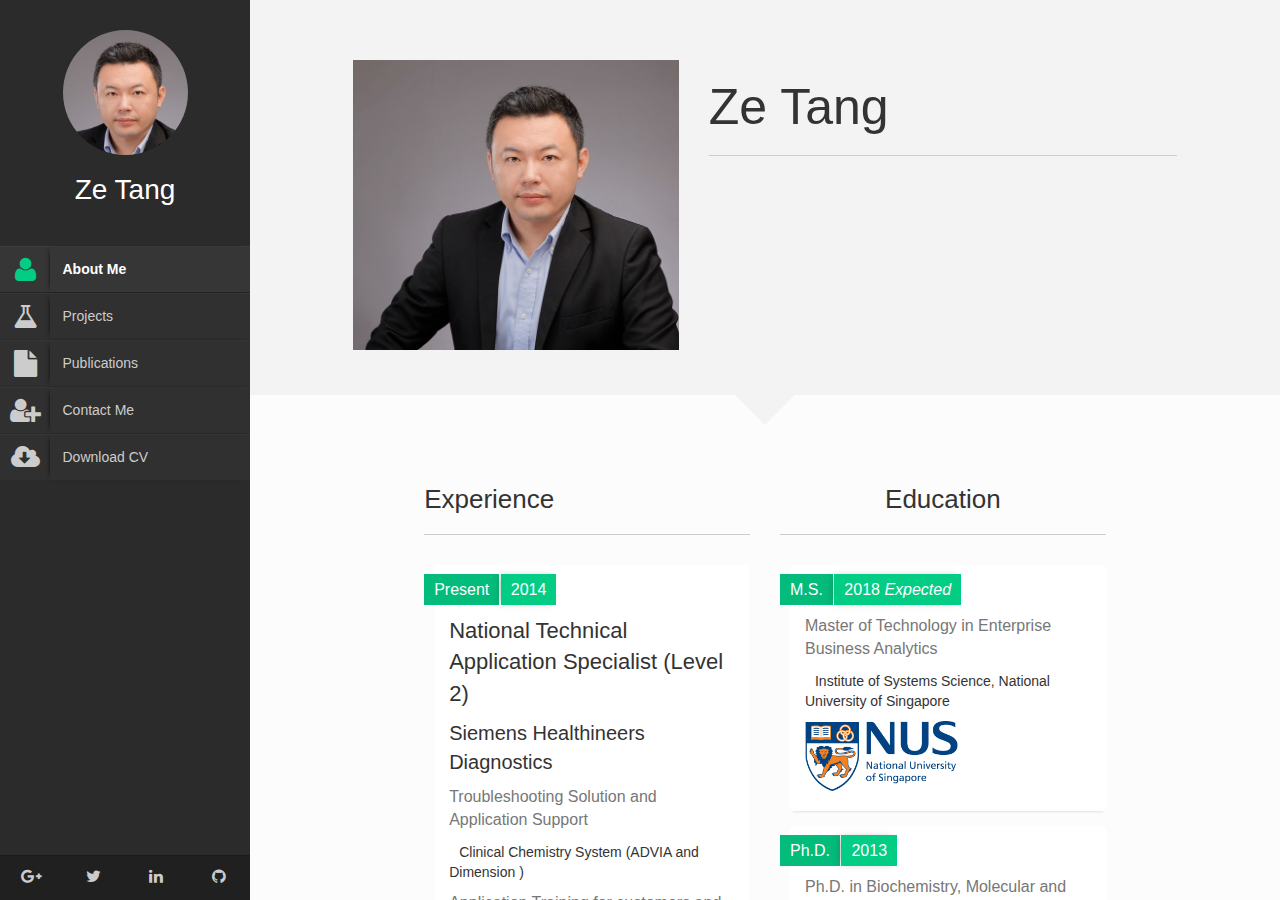
<file: index.html>
<!DOCTYPE html>
<html lang="en">
<head>
<title>Ze Tang</title>
<meta http-equiv="Content-Type" content="text/html; charset=UTF-8">
<meta name="author" content="Miaozhu Li and Ze Tang">
<meta name="viewport" content="width=device-width, initial-scale=1, maximum-scale=1">
<meta name="description" content="Ze Tang's Website" />
<meta name="keywords" content="Ze Tang" />
<link rel="shortcut icon" href="favicon.ico">

<!--CSS styles-->
<link rel="stylesheet" href="css/bootstrap.css">
<link rel="stylesheet" href="css/font-awesome.min.css">
<link rel="stylesheet" href="css/perfect-scrollbar-0.4.5.min.css">
<link rel="stylesheet" href="css/magnific-popup.css">
<link rel="stylesheet" href="css/style.css">
<link id="theme-style" rel="stylesheet" href="css/styles/default.css">

<!--/CSS styles-->
<!--Javascript files-->
<script type="text/javascript" src="js/jquery-1.10.2.js"></script>
<script type="text/javascript" src="js/TweenMax.min.js"></script>
<script type="text/javascript" src="js/jquery.touchSwipe.min.js"></script>
<script type="text/javascript" src="js/jquery.carouFredSel-6.2.1-packed.js"></script>
<script type="text/javascript" src="js/modernizr.custom.63321.js"></script>
<script type="text/javascript" src="js/jquery.dropdownit.js"></script>
<script type="text/javascript" src="js/jquery.stellar.min.js"></script>
<script type="text/javascript" src="js/ScrollToPlugin.min.js"></script>
<script type="text/javascript" src="js/bootstrap.min.js"></script>
<script type="text/javascript" src="js/jquery.mixitup.min.js"></script>
<script type="text/javascript" src="js/masonry.min.js"></script>
<script type="text/javascript" src="js/perfect-scrollbar-0.4.5.with-mousewheel.min.js"></script>
<script type="text/javascript" src="js/magnific-popup.js"></script>
<script type="text/javascript" src="js/custom.js"></script>

<!--/Javascript files-->

</head>
<body>
<div id="wrapper"> <a href="#sidebar" class="mobilemenu"><i class="fa fa-bars"></i></a>
  <div id="sidebar">
    <div id="main-nav">
      <div id="nav-container">
        <div id="profile" class="clearfix">
          <div class="portrate hidden-xs"></div>
          <div class="title">
            <h2>Ze Tang</h2>
            <h3></h3>
          </div>
        </div>
        <ul id="navigation">
          <li class="currentmenu"> <a href="index.html">
            <div class="icon fa fa-user"></div>
            <div class="text">About Me</div>
            </a> </li>
          <li> <a href="Projects.html">
            <div class="icon fa fa-flask"></div>
            <div class="text">Projects</div>
            </a> </li>
          <li> <a href="Publications.html">
            <div class="icon fa fa-file"></div>
            <div class="text">Publications</div>
            </a> </li>
          <li> <a href="contact.html">
            <div class="icon fa fa-user-plus"></div>
            <div class="text">Contact Me</div>
            </a> </li>
          <li> <a href="ZeTANG.pdf">
            <div class="icon fa fa-cloud-download"></div>
            <div class="text">Download CV</div>
            </a> </li>
        </ul>
      </div>
    </div>
    <div class="social-icons">
      <ul>
        <li><a href="https://plus.google.com/+ZeTang"><i class="fa fa-google-plus"></i></a></li>
        <li><a href="https://twitter.com/hawktang"><i class="fa fa-twitter"></i></a></li>
        <li><a href="https://cn.linkedin.com/in/hawktang"><i class="fa fa-linkedin"></i></a></li>
        <li><a href="https://github.com/hawktang"><i class="fa fa-github"></i></a></li>
      </ul>
    </div>
  </div>
  <div id="main">
    <div id="biography" class="page home" data-pos="home">
      <div class="pageheader">
        <div class="headercontent">
          <div class="section-container">
            <div class="row">
              <div class="col-sm-2 visible-sm"></div>
              <div class="col-sm-8 col-md-5">
                <div class="biothumb"> <img alt="image" src="img/personal/zetang.jpg" class="img-responsive"> </div>
              </div>
              <div class="clearfix visible-sm visible-xs"></div>
              <div class="col-sm-12 col-md-7">
                <h3 class="title">Ze Tang</h3>
              </div>
            </div>
          </div>
        </div>
      </div>
      <div class="pagecontents">
        <div class="section color-1">
          <div class="section-container">
            <div class="row">
              <div class="col-md-5 col-md-offset-1">
                <div class="section title">
                  <h3>Experience</h3>
                </div>
                <ul class="ul-card">
                  <li>
                    <div class="dy"> <span class="degree">Present</span> <span class="year">2014</span> </div>
                    <div>
                      <p class="hl3">National Technical Application Specialist (Level 2)</p>
                      <p class="hl2">Siemens Healthineers Diagnostics</p>
                      <p class="hl1">Troubleshooting Solution and Application Support</p>
                      <div class="detail">
                        <p>Clinical Chemistry System (ADVIA and Dimension )</p>
                      </div>
                      <p class="hl1">Application Training for customers and Application Specialists</p>
                      <div class="detail">
                        <p>Clinical Chemistry System (ADVIA and Dimension)</p>
                        <p>Nephelometric System (BN II and ProSpec)</p>
                      </div>
                      <p class="hl1">Performance Verification (Proficiency testing)</p>
                      <p class="hl1">EQA (External quality assessment)</p>
                      <p class="hl1">Automation Workflow Project</p>
                      <div class="detail">
                        <p>Remote control and data collection for Aptio automation</p>
                      </div>
                      <p class="hl2">Biochemist </p>
                      <p class="hl1">Immunoassay (CLIA) Manufacturing Troubleshooting Solution</p>
                      <p class="hl1">CAPA (Corrective Action / Preventive Action)</p>
                      <p class="hl1">QA / QC (Quality assurance / Quality Control)</p>
                      <p class="hl1">GMP / GLP</p>
                      <p class="hl1">Trained in Boston for 2 months</p>
                    </div>
                    <img src="img/personal/Siemens Healthineers Logo.png" width="206" height="50" alt="Siemems Logo"/>
                  </li>
                  
                </ul>
              </div>
              <div class="col-md-5">
                <div class="title text-center">
                  <h3>Education</h3>
                </div>
                <ul class="ul-card">
                <li>
                    <div class="dy"> <span class="degree">M.S.</span> <span class="year">2018 <i>Expected</i></span> </div>
                    <div>
                      
                      <p class="hl1">Master of Technology in Enterprise Business Analytics</p>
                      <div class="detail">
                        <p>Institute of Systems Science, National University of Singapore </p>
                      <img src="img/personal/branding-nus.png" width="165" height="70" alt="STJU Logo"/> </div>
                      
                    </div>
                  </li>
                  <li>
                    <div class="dy"> <span class="degree">Ph.D.</span> <span class="year">2013</span> </div>
                    <div>
                      
                      <p class="hl1">Ph.D. in Biochemistry, Molecular and Cell Biology</p>
                      <div class="detail">
                        <p>Institute of Health Sciences</p>
                        <p>Shanghai Institutes for Biological Sciences (SIBS)</p>
                        <p>Chinese Academy of Sciences (CAS)</p>
                        <p>Shanghai Jiao Tong University School of Medicine</p>
                        <p>Advisor: Prof. Kerong Dai</p>
                      <img src="img/personal/CAS Logo.png" width="70" height="70" alt="CAS Logo"/> <img src="img/personal/STJU Logo.png" width="70" height="70" alt="STJU Logo"/> </div>
                      
                    </div>
                  </li>
                  <li>
                    <div class="dy"> <span class="degree">M.S.</span><span class="year">2007</span> </div>
                    <div >
                      <p class="hl1">M.S. in Immunology</p>
                      <p class="detail">Norman Bethune College of Medicine, Jilin University</p>
                    <img src="img/personal/JLU Logo.png" width="70" height="70" alt="JLU Logo"/> 
                    </div>
                  </li>
                  <li>
                    <div class="dy"> <span class="degree">B.S.</span><span class="year">2004</span> </div>
                    <div>
                      <p class="hl1">B.S. in Clinical Medicine</p>
                      <p class="detail">Norman Bethune College of Medicine, Jilin University</p>
                      <img src="img/personal/JLU Logo.png" width="70" height="70" alt="JLU Logo"/> 
                    </div>
                  </li>
                </ul>
              </div>
            </div>
          </div>
        </div>
        <div class="section color-2">
          <div class="section-container">
            <div class="row">
              <div class="col-md-10 col-md-offset-1">
                <div class="title text-center">
                  <h3>Awards and Honors</h3>
                </div>
                <ul class="timeline">
                  <li class="open">
                    <div class="date">2009</div>
                    <div class="circle"></div>
                    <div class="data">
                      <div class="subject">
                        <p>Best Activities Award</p>
                        <p>Shanghai Institutes for Biological Sciences (SIBS), Chinese Academy of Sciences (CAS)</p>
                      </div>
                    </div>
                  </li>
                  <li>
                    <div class="date">2009</div>
                    <div class="circle"></div>
                    <div class="data">
                      <div class="subject">
                        <p>Outstanding Student</p>
                        <p>Chinese Academy of Sciences (CAS)</p>
                      </div>
                      <div class="text row">
                        <div class="col-md-2"> <img alt="outstanding student" class="thumbnail img-responsive" src="img/personal/outstanding.jpg" > </div>
                        <div class="col-md-10"><a href="http://www.ihs.ac.cn/cp4-4.asp">Link</a></div>
                      </div>
                    </div>
                  </li>
                </ul>
              </div>
            </div>
          </div>
        </div>
      </div>
    </div>
  </div>
</div>
</body>
</html>
</file>
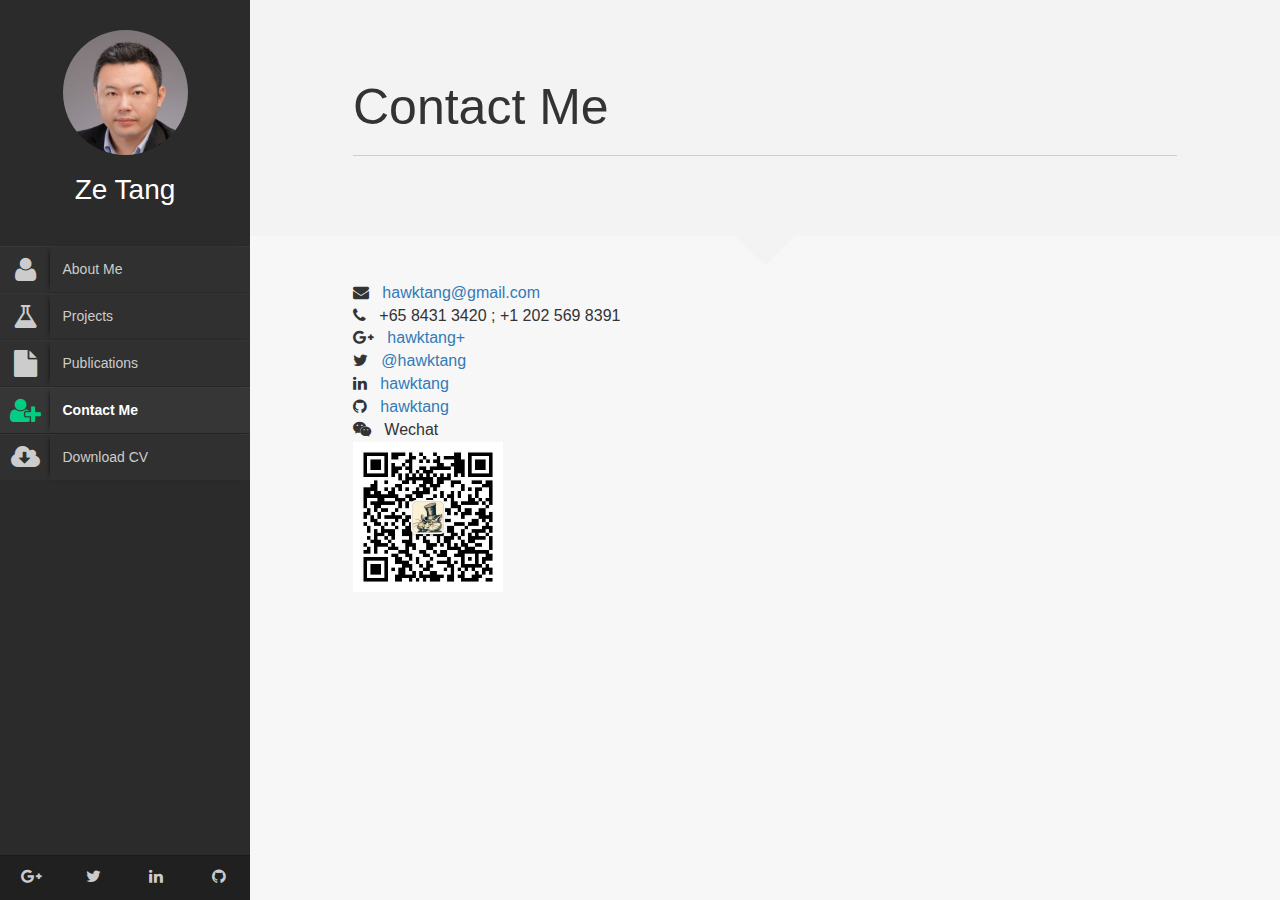
<file: contact.html>
<!DOCTYPE html>
<html lang="en">
<head>
<title>Ze Tang - Contact</title>
<meta http-equiv="Content-Type" content="text/html; charset=UTF-8">
<meta name="author" content="Miaozhu Li and Ze Tang">
<meta name="viewport" content="width=device-width, initial-scale=1, maximum-scale=1">
<meta name="description" content="Ze Tang's Website" />
<meta name="keywords" content="Ze Tang" />
<link rel="shortcut icon" href="./favicon.ico">

<!--CSS styles-->
<link rel="stylesheet" href="css/bootstrap.css">
<link rel="stylesheet" href="css/font-awesome.min.css">
<link rel="stylesheet" href="css/perfect-scrollbar-0.4.5.min.css">
<link rel="stylesheet" href="css/magnific-popup.css">
<link rel="stylesheet" href="css/style.css">
<link id="theme-style" rel="stylesheet" href="css/styles/default.css">

<!--/CSS styles-->
<!--Javascript files-->
<script type="text/javascript" src="js/jquery-1.10.2.js"></script>
<script type="text/javascript" src="js/TweenMax.min.js"></script>
<script type="text/javascript" src="js/jquery.touchSwipe.min.js"></script>
<script type="text/javascript" src="js/jquery.carouFredSel-6.2.1-packed.js"></script>
<script type="text/javascript" src="js/modernizr.custom.63321.js"></script>
<script type="text/javascript" src="js/jquery.dropdownit.js"></script>
<script type="text/javascript" src="js/jquery.stellar.min.js"></script>
<script type="text/javascript" src="js/ScrollToPlugin.min.js"></script>
<script type="text/javascript" src="js/bootstrap.min.js"></script>
<script type="text/javascript" src="js/jquery.mixitup.min.js"></script>
<script type="text/javascript" src="js/masonry.min.js"></script>
<script type="text/javascript" src="js/perfect-scrollbar-0.4.5.with-mousewheel.min.js"></script>
<script type="text/javascript" src="js/magnific-popup.js"></script>
<script type="text/javascript" src="js/custom.js"></script>

<!--/Javascript files-->

</head>
<body>
<div id="wrapper"> <a href="#sidebar" class="mobilemenu"><i class="fa fa-bars"></i></a>
  <div id="sidebar">
    <div id="main-nav">
      <div id="nav-container">
        <div id="profile" class="clearfix">
          <div class="portrate hidden-xs"></div>
          <div class="title">
            <h2>Ze Tang</h2>
            <h3></h3>
          </div>
        </div>
        <ul id="navigation">
          <li> <a href="index.html">
            <div class="icon fa fa-user"></div>
            <div class="text">About Me</div>
            </a> </li>
          <li> <a href="Projects.html">
            <div class="icon fa fa-flask"></div>
            <div class="text">Projects</div>
            </a> </li>
          <li> <a href="Publications.html">
            <div class="icon fa fa-file"></div>
            <div class="text">Publications</div>
            </a> </li>
          <li class="currentmenu"> <a href="Contact.html">
            <div class="icon fa fa-user-plus"></div>
            <div class="text">Contact Me</div>
            </a> </li>
          <li> <a href="ZeTANG.pdf">
            <div class="icon fa fa-cloud-download"></div>
            <div class="text">Download CV</div>
            </a> </li>
        </ul>
      </div>
    </div>
    <div class="social-icons">
      <ul>
        <li><a href="https://plus.google.com/+ZeTang"><i class="fa fa-google-plus"></i></a></li>
        <li><a href="https://twitter.com/hawktang"><i class="fa fa-twitter"></i></a></li>
        <li><a href="https://cn.linkedin.com/in/hawktang"><i class="fa fa-linkedin"></i></a></li>
        <li><a href="https://github.com/hawktang"><i class="fa fa-github"></i></a></li>
      </ul>
    </div>
  </div>
  <div id="main">
    <div id="contact" class="page">
      <div class="pageheader">
        <div class="headercontent">
          <div class="section-container">
            <h2 class="title">Contact Me</h2>
            <div class="row">
              <div class="col-md-8">
                <p></p>
              </div>
            </div>
          </div>
        </div>
      </div>
      <br>
      <br>
      <div class="pagecontents">
        <div class="section-container">
          <div class="row">
            <div class="col-md-8">
              <ul class="list-unstyled">
                <li> <strong><i class="fa fa-envelope"></i>&nbsp;&nbsp;</strong> <span><a href="mailto:hawktang@gmail.com">hawktang@gmail.com</a></span> </li>
                <li> <strong><em class="fa fa-phone"></em>&nbsp;&nbsp;</strong> <span>+65 8431 3420 ; +1 202 569 8391</span> </li>
                <li> <strong><i class="fa fa-google-plus"></i>&nbsp;&nbsp;</strong> <span><a href="https://plus.google.com/+ZeTang">hawktang+</a></span> </li>
                <li> <strong><i class="fa fa-twitter"></i>&nbsp;&nbsp;</strong> <span><a href="https://twitter.com/hawktang">@hawktang</a></span> </li>
                <li> <strong><i class="fa fa-linkedin"></i>&nbsp;&nbsp;</strong> <span><a href="https://cn.linkedin.com/in/hawktang">hawktang</a></span> </li>
                <li> <strong><i class="fa fa-github"></i>&nbsp;&nbsp;</strong> <span><a href="https://github.com/hawktang">hawktang</a></span> </li>
                <li> <strong><i class="fa fa-weixin"></i>&nbsp;&nbsp;</strong> <span>Wechat </span> </li>
                <img src="img/personal/wechat.jpg" width="150" height="150" alt=""/>
              </ul>
            </div>
          </div>
        </div>
      </div>
    </div>
  </div>
</div>
</body>
</html>
</file>
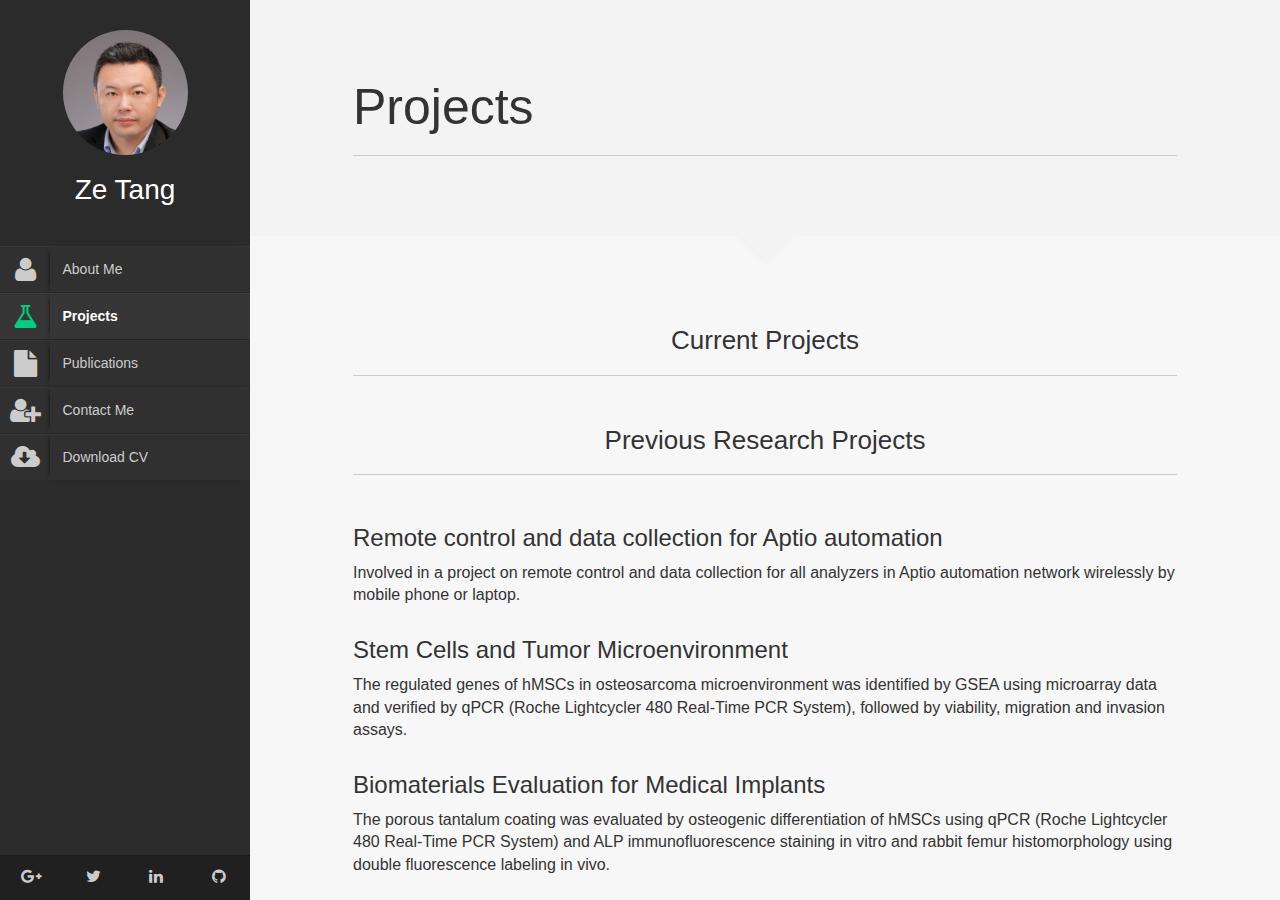
<file: Projects.html>
<!DOCTYPE html>
<html lang="en">
<head>
<title>Ze Tang - Projects</title>
<meta http-equiv="Content-Type" content="text/html; charset=UTF-8">
<meta name="author" content="Miaozhu Li and Ze Tang">
<meta name="viewport" content="width=device-width, initial-scale=1, maximum-scale=1">
<meta name="description" content="Ze Tang's Website" />
<meta name="keywords" content="Ze Tang" />
<link rel="shortcut icon" href="./favicon.ico">

<!--CSS styles-->
<link rel="stylesheet" href="css/bootstrap.css">
<link rel="stylesheet" href="css/font-awesome.min.css">
<link rel="stylesheet" href="css/magnific-popup.css">
<link rel="stylesheet" href="css/style.css">
<link id="theme-style" rel="stylesheet" href="css/styles/default.css">

<!--/CSS styles-->
<!--Javascript files-->
<script type="text/javascript" src="js/jquery-1.10.2.js"></script>
<script type="text/javascript" src="js/TweenMax.min.js"></script>
<script type="text/javascript" src="js/jquery.touchSwipe.min.js"></script>
<script type="text/javascript" src="js/jquery.carouFredSel-6.2.1-packed.js"></script>
<script type="text/javascript" src="js/modernizr.custom.63321.js"></script>
<script type="text/javascript" src="js/jquery.dropdownit.js"></script>
<script type="text/javascript" src="js/jquery.stellar.min.js"></script>
<script type="text/javascript" src="js/ScrollToPlugin.min.js"></script>
<script type="text/javascript" src="js/bootstrap.min.js"></script>
<script type="text/javascript" src="js/jquery.mixitup.min.js"></script>
<script type="text/javascript" src="js/masonry.min.js"></script>
<script type="text/javascript" src="js/perfect-scrollbar-0.4.5.with-mousewheel.min.js"></script>
<script type="text/javascript" src="js/magnific-popup.js"></script>
<script type="text/javascript" src="js/custom.js"></script>

<!--/Javascript files-->

</head>
<body>
<div id="wrapper"> <a href="#sidebar" class="mobilemenu"><i class="fa fa-bars"></i></a>
  <div id="sidebar">
    <div id="main-nav">
      <div id="nav-container">
        <div id="profile" class="clearfix">
          <div class="portrate hidden-xs"></div>
          <div class="title">
            <h2>Ze Tang</h2>
            <h3></h3>
          </div>
        </div>
        <ul id="navigation">
          <li> <a href="index.html">
            <div class="icon fa fa-user"></div>
            <div class="text">About Me</div>
            </a> </li>
          <li class="currentmenu"> <a href="Projects.html">
            <div class="icon fa fa-flask"></div>
            <div class="text">Projects</div>
            </a> </li>
          <li> <a href="Publications.html">
            <div class="icon fa fa-file"></div>
            <div class="text">Publications</div>
            </a> </li>
          <li> <a href="contact.html">
            <div class="icon fa fa-user-plus"></div>
            <div class="text">Contact Me</div>
            </a> </li>
          <li> <a href="ZeTANG.pdf">
            <div class="icon fa fa-cloud-download"></div>
            <div class="text">Download CV</div>
            </a> </li>
        </ul>
      </div>
    </div>
    <div class="social-icons">
      <ul>
        <li><a href="https://plus.google.com/+ZeTang"><i class="fa fa-google-plus"></i></a></li>
        <li><a href="https://twitter.com/hawktang"><i class="fa fa-twitter"></i></a></li>
        <li><a href="https://cn.linkedin.com/in/hawktang"><i class="fa fa-linkedin"></i></a></li>
        <li><a href="https://github.com/hawktang"><i class="fa fa-github"></i></a></li>
      </ul>
    </div>
  </div>
  <div id="main">
    <div id="Project" class="page">
      <div class="pageheader">
        <div class="headercontent">
          <div class="section-container">
            <h2 class="title">Projects</h2>
            <div class="row">
              <div class="col-md-12">
                <p></p>
              </div>
            </div>
          </div>
        </div>
      </div>
      <div class="pagecontents">
        <div class="section color-2">
          <div class="section-container">
            <div class="row">
              <div class="col-md-12">
                <div class="title text-center">
                  <h3>Current Projects</h3>
                </div>
              </div>
            </div>
            <div class="row">
              <div class="col-md-12">
                <div class="title text-center">
                  <h3>Previous Research Projects</h3>
                </div>
                <div class="row">
                  <div class="col-md-12">
                    <h3>Remote control and data collection for Aptio automation</h3>
                    <p>Involved in a project on remote control and data collection for all analyzers in Aptio automation network wirelessly by mobile phone or laptop.</p>
                  </div>
                </div>
                
                <div class="row">
                  <div class="col-md-12">
                    <h3>Stem Cells and Tumor Microenvironment</h3>
                    <p>The regulated genes of hMSCs in osteosarcoma microenvironment was identified by GSEA using microarray data and verified by qPCR (Roche Lightcycler 480 Real-Time PCR System), followed by viability, migration and invasion assays.</p>
                  </div>
                </div>
                
                <div class="row">
                  <div class="col-md-12">
                    <h3>Biomaterials Evaluation for Medical Implants</h3>
                    <p>The porous tantalum coating was evaluated by osteogenic differentiation of hMSCs using qPCR (Roche Lightcycler 480 Real-Time PCR System) and ALP immunofluorescence staining in vitro and rabbit femur histomorphology using double fluorescence labeling in vivo. </p>
                  </div>
                </div>
                
              </div>
            </div>
          </div>
        </div>
      </div>
    </div>
  </div>
</div>
</body>
</html>
</file>
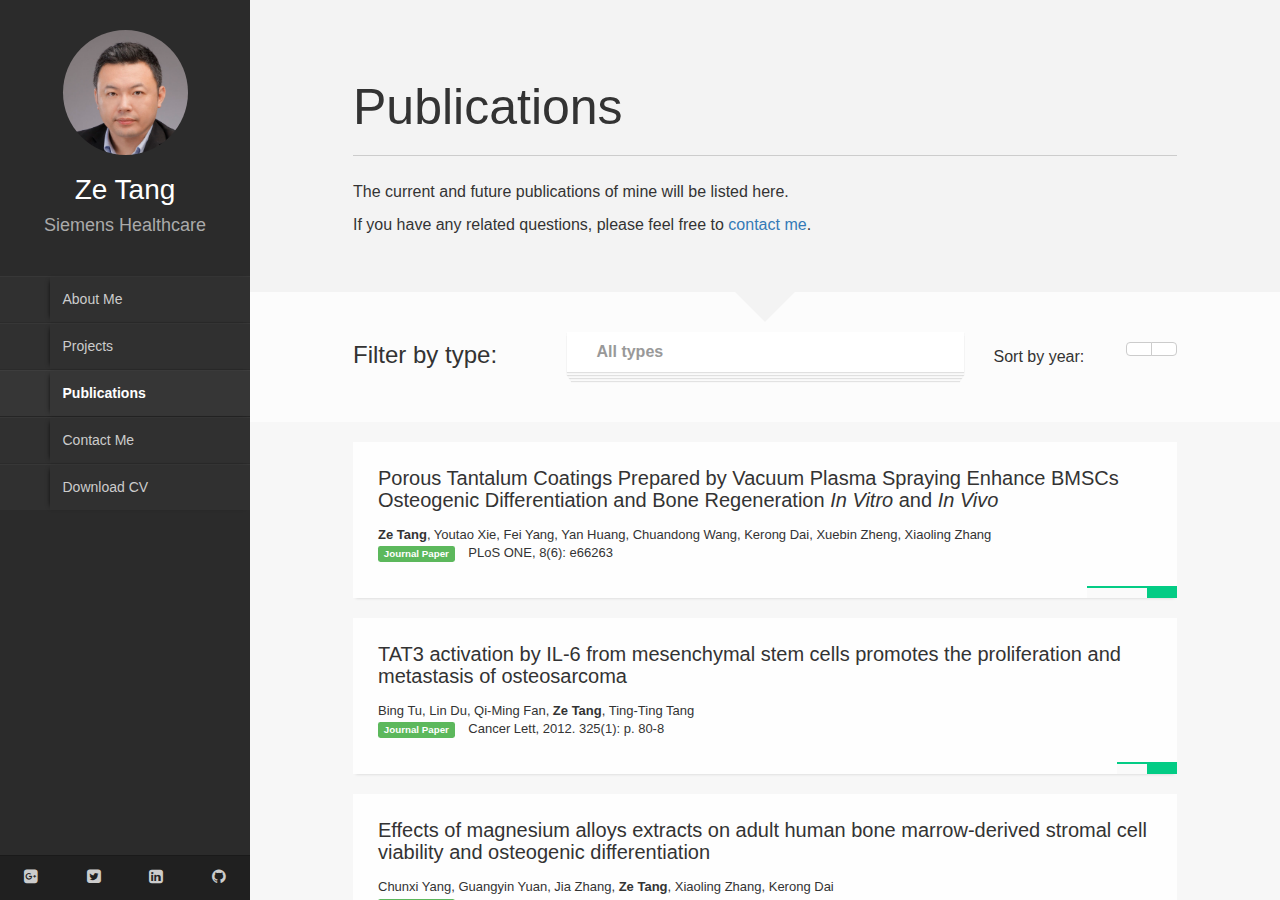
<file: publication.html>
<!DOCTYPE html>
<html lang="en">
<head>
    <title>Ze Tang - Publications</title>
    <meta http-equiv="Content-Type" content="text/html; charset=UTF-8">
    <meta name="author" content="Miaozhu Li and Ze Tang">
    <meta name="viewport" content="width=device-width, initial-scale=1, maximum-scale=1">

    <meta name="description" content="Ze Tang's Website" />
    <meta name="keywords" content="Ze Tang" />

    <link rel="shortcut icon" href="../favicon.ico">


    <!--CSS styles-->
    <link rel="stylesheet" href="css/bootstrap.css">
    <link rel="stylesheet" href="css/font-awesome.min.css">
    <link rel="stylesheet" href="https://maxcdn.bootstrapcdn.com/font-awesome/4.5.0/css/font-awesome.min.css">
    <link rel="stylesheet" href="css/perfect-scrollbar-0.4.5.min.css">
    <link rel="stylesheet" href="css/magnific-popup.css">
    <link rel="stylesheet" href="css/style.css">
    <link id="theme-style" rel="stylesheet" href="css/styles/default.css">


    <!--/CSS styles-->
    <!--Javascript files-->
    <script type="text/javascript" src="js/jquery-1.10.2.js"></script>
    <script type="text/javascript" src="js/TweenMax.min.js"></script>
    <script type="text/javascript" src="js/jquery.touchSwipe.min.js"></script>
    <script type="text/javascript" src="js/jquery.carouFredSel-6.2.1-packed.js"></script>

    <script type="text/javascript" src="js/modernizr.custom.63321.js"></script>
    <script type="text/javascript" src="js/jquery.dropdownit.js"></script>

    <script type="text/javascript" src="js/jquery.stellar.min.js"></script>
    <script type="text/javascript" src="js/ScrollToPlugin.min.js"></script>

    <script type="text/javascript" src="js/bootstrap.min.js"></script>

    <script type="text/javascript" src="js/jquery.mixitup.min.js"></script>

    <script type="text/javascript" src="js/masonry.min.js"></script>

    <script type="text/javascript" src="js/perfect-scrollbar-0.4.5.with-mousewheel.min.js"></script>

    <script type="text/javascript" src="js/magnific-popup.js"></script>
    <script type="text/javascript" src="js/custom.js"></script>

    <!--/Javascript files-->

</head>
<body>

<div id="wrapper">
<a href="#sidebar" class="mobilemenu"><i class="icon-reorder"></i></a>

<div id="sidebar">
    <div id="main-nav">
        <div id="nav-container">
            <div id="profile" class="clearfix">
                <div class="portrate hidden-xs"></div>
                <div class="title">
                    <h2>Ze Tang</h2>
                        <h3>Siemens Healthcare</h3>
                </div>

            </div>
            <ul id="navigation">
                <li>
                    <a href="index.html">
                        <div class="icon icon-user"></div>
                        <div class="text">About Me</div>
                    </a>
                </li>

                <li>
                    <a href="project.html">
                        <div class="icon icon-book"></div>
                        <div class="text">Projects</div>
                    </a>
                </li>

                <li class="currentmenu">
                    <a href="publication.html">
                        <div class="icon icon-edit"></div>
                        <div class="text">Publications</div>
                    </a>
                </li>

                <li>
                    <a href="contact.html">
                        <div class="icon icon-calendar"></div>
                        <div class="text">Contact Me</div>
                    </a>
                </li>

                <li>
                    <a href="zetang.pdf">
                        <div class="icon icon-download-alt"></div>
                        <div class="text">Download CV</div>
                    </a>
                </li>
            </ul>
        </div>
    </div>

    <div class="social-icons">
        <ul>
            <li><a href="https://plus.google.com/+ZeTang"><i class="fa fa-google-plus-square"></i></a></li>
            <li><a href="https://twitter.com/hawktang"><i class="fa fa-twitter-square"></i></a></li>
            <li><a href="https://cn.linkedin.com/in/hawktang"><i class="fa fa-linkedin-square"></i></a></li>
            <li><a href="https://github.com/hawktang"><i class="fa fa-github"></i></a></li>
        </ul>
    </div>
</div>

<div id="main">

<div id="publications" class="page">
<div class="page-container">
<div class="pageheader">
    <div class="headercontent">
        <div class="section-container">

            <h2 class="title">Publications</h2>
            <div class="row">
                <div class="col-md-12">
                    <p>The current and future publications of mine will be listed here.</p>
                    <p>If you have any related questions, please feel free to <a href="contact.html">contact me</a>.</p>
                </div>
            </div>

        </div>
    </div>
</div>

<div class="pagecontents">

<div class="section color-1" id="filters">
    <div class="section-container">
        <div class="row">

            <div class="col-md-3">
                <h3>Filter by type:</h3>
            </div>
            <div class="col-md-6">
                <select id="cd-dropdown" name="cd-dropdown" class="cd-select">
                    <option class="filter" value="all" selected>All types</option>
                    <option class="filter" value="jpaper">Jounal Papers</option>
                    <option class="filter" value="report">Oral Presentations</option>
                    <!-- <option class="filter" value="book">Books</option>
                    <option class="filter" value="tpaper">Technical Papers</option> -->
                </select>
            </div>

            <div class="col-md-3" id="sort">
                <span>Sort by year:</span>
                <div class="btn-group pull-right">

                    <button type="button" data-sort="data-year" data-order="desc" class="sort btn btn-default"><i class="icon-sort-by-order"></i></button>
                    <button type="button" data-sort="data-year" data-order="asc" class="sort btn btn-default"><i class="icon-sort-by-order-alt"></i></button>
                </div>
            </div>
        </div>
    </div>
</div>

<div class="section color-2" id="pub-grid">
<div class="section-container">

<div class="row">
<div class="col-md-12">
<div class="pitems">

<div class="item mix jpaper" data-year="2013">
    <div class="pubmain">
        <div class="pubassets">

            <a href="#" class="pubcollapse">
                <i class="icon-expand-alt"></i>
            </a>
            <a href="http://doi: 10.1371/journal.pone.0066263" class="tooltips" title="External link" target="_blank">
                <i class="icon-external-link"></i>
            </a>
            <a href="paper/journal.pone.0066263" class="tooltips" title="Download" target="_blank">
                <i class="icon-cloud-download"></i>
            </a>

        </div>

        <h4 class="pubtitle">Porous Tantalum Coatings Prepared by Vacuum Plasma Spraying Enhance BMSCs Osteogenic Differentiation and Bone Regeneration <em>In Vitro</em> and <em>In Vivo</em></h4>
        <div class="pubauthor"><strong>Ze Tang</strong>, Youtao Xie, Fei Yang, Yan Huang, Chuandong Wang, Kerong Dai, Xuebin Zheng, Xiaoling Zhang</div>
        <div class="pubcite"><span class="label label-success">Journal Paper</span> PLoS ONE, 8(6): e66263</div>

    </div>
    <div class="pubdetails">
        <h4>Abstract</h4>
        <p>Tantalum, as a potential metallic implant biomaterial, is attracting more and more attention because of its excellent anticorrosion and biocompatibility. However, its significantly high elastic modulus and large mechanical incompatibility with bone tissue make it unsuitable for load-bearing implants. In this study, porous tantalum coatings were first successfully fabricated on titanium substrates by vacuum plasma spraying (VPS), which would exert the excellent biocompatibility of tantalum and alleviate the elastic modulus of tantalum for bone tissue. We evaluated cytocompatibility and osteogenesis activity of the porous tantalum coatings using human bone marrow stromal cells (hBMSCs) and its ability to repair rabbit femur bone defects. The morphology and actin cytoskeletons of hBMSCs were observed via electron microscopy and confocal, and the cell viability, proliferation and osteogenic differentiation potential of hBMSCs were examined quantitatively by PrestoBlue assay, Ki67 immunofluorescence assay, real-time PCR technology and ALP staining. For in vivo detection, the repaired femur were evaluated by histomorphology and double fluorescence labeling 3 months postoperation. Porous tantalum coating surfaces promoted hBMSCs adhesion, proliferation, osteogenesis activity and had better osseointegration and faster new bone formation rate than titanium coating control. Our observation suggested that the porous tantalum coatings had good biocompatibility and could enhance osseoinductivity in vitro and promote new bone formation in vivo. The porous tantalum coatings prepared by VPS is a promising strategy for bone regeneration.</p>
    </div>
</div>

<div class="item mix jpaper" data-year="2012">
    <div class="pubmain">
        <div class="pubassets">

            <a href="#" class="pubcollapse">
                <i class="icon-expand-alt"></i>
            </a>
            <a href="http://dx.doi.org/10.1016/j.canlet.2012.06.006" class="tooltips" title="External link" target="_blank">
                <i class="icon-external-link"></i>
            </a>

        </div>

        <h4 class="pubtitle">TAT3 activation by IL-6 from mesenchymal stem cells promotes the proliferation and metastasis of osteosarcoma</h4>
        <div class="pubauthor">Bing Tu, Lin Du, Qi-Ming Fan, <strong>Ze Tang</strong>, Ting-Ting Tang</div>
        <div class="pubcite"><span class="label label-success">Journal Paper</span> Cancer Lett, 2012. 325(1): p. 80-8</div>

    </div>
    <div class="pubdetails">
        <h4>Abstract</h4>
        <p>We previously demonstrated that human mesenchymal stem cells (MSCs) promote the growth of osteosarcoma in the bone microenvironment. The aim of the present study was to further determine the effect of IL-6/STAT3 signaling on the progression of osteosarcoma. First, conditioned medium from MSCs was used to stimulate the growth of osteosarcoma cells (Saos-2) in vitro. We found that STAT3 was activated and that the activation could be blocked by an IL-6-neutralizing antibody. The inhibition of STAT3 in Saos-2 cells by siRNA or AG490 decreased cell proliferation, migration and invasion, down-regulated the mRNA expression of Cyclin D, Bcl-xL and Survivin and enhanced the apoptotic response. Furthermore, a nude mouse osteosarcoma model was established by injecting luciferase-labeled Saos-2 cells into the tibia, and the effect of STAT3 on tumor growth was determined by treating the mice with AG490. In vivo bioluminescence images showed that tumor growth was dramatically reduced in the AG490 group. In addition, STAT3 inhibition decreased the lung metastasis rate and prolonged the survival of these mice. After treatment with AG490, the protein levels of IL-6, p-STAT3 and PCNA were decreased, and the level of apoptosis in the tumor was increased. Altogether, these data indicate that MSCs in the bone microenvironment might promote the progression of osteosarcoma and protect tumor cells from drug-induced apoptosis through IL-6/STAT3 signaling.</p>
    </div>
</div>

<div class="item mix jpaper" data-year="2010">
    <div class="pubmain">
        <div class="pubassets">

            <a href="#" class="pubcollapse">
                <i class="icon-expand-alt"></i>
            </a>
            <a href="http://dx.doi.org/10.1088/1748-6041/5/4/045005" class="tooltips" title="External link" target="_blank">
                <i class="icon-external-link"></i>
            </a>
           

        </div>

        <h4 class="pubtitle">Effects of magnesium alloys extracts on adult human bone marrow-derived stromal cell viability and osteogenic differentiation</h4>
        <div class="pubauthor">Chunxi Yang, Guangyin Yuan, Jia Zhang, <strong>Ze Tang</strong>, Xiaoling Zhang, Kerong Dai</div>
        <div class="pubcite"><span class="label label-success">Journal Paper</span> Biomed Mater, 2010. 5(4): p. 045005</div>

    </div>
    <div class="pubdetails">
        <h4>Abstract</h4>
        <p>In this study, adult human bone marrow-derived stromal cells (hBMSCs) were cultured in extracts of magnesium (Mg) and the Mg alloys AZ91D and NZ30K for 12 days. We studied the indirect effects of Mg alloys on hBMSC viability. Alkaline phosphatase activity and the expression of osteogenic differentiation marker genes were used to evaluate the effects of the Mg alloys on the osteogenic differentiation of hBMSCs. The results indicate that &lt;or=10 mM concentration of Mg in the extracts did not inhibit the viability and osteogenic differentiation of hBMSCs. However, the results suggest that the high pH of the extracts, which is a result of the rapid corrosion of Mg and the Mg alloys, is unfavorable to the viability and osteogenic differentiation of hBMSCs.</p>
    </div>
</div>





</div>
</div>
</div>

</div>
</div>

</div>
</div>
</div>


</div>
</div>
</body>
</html>
</file>
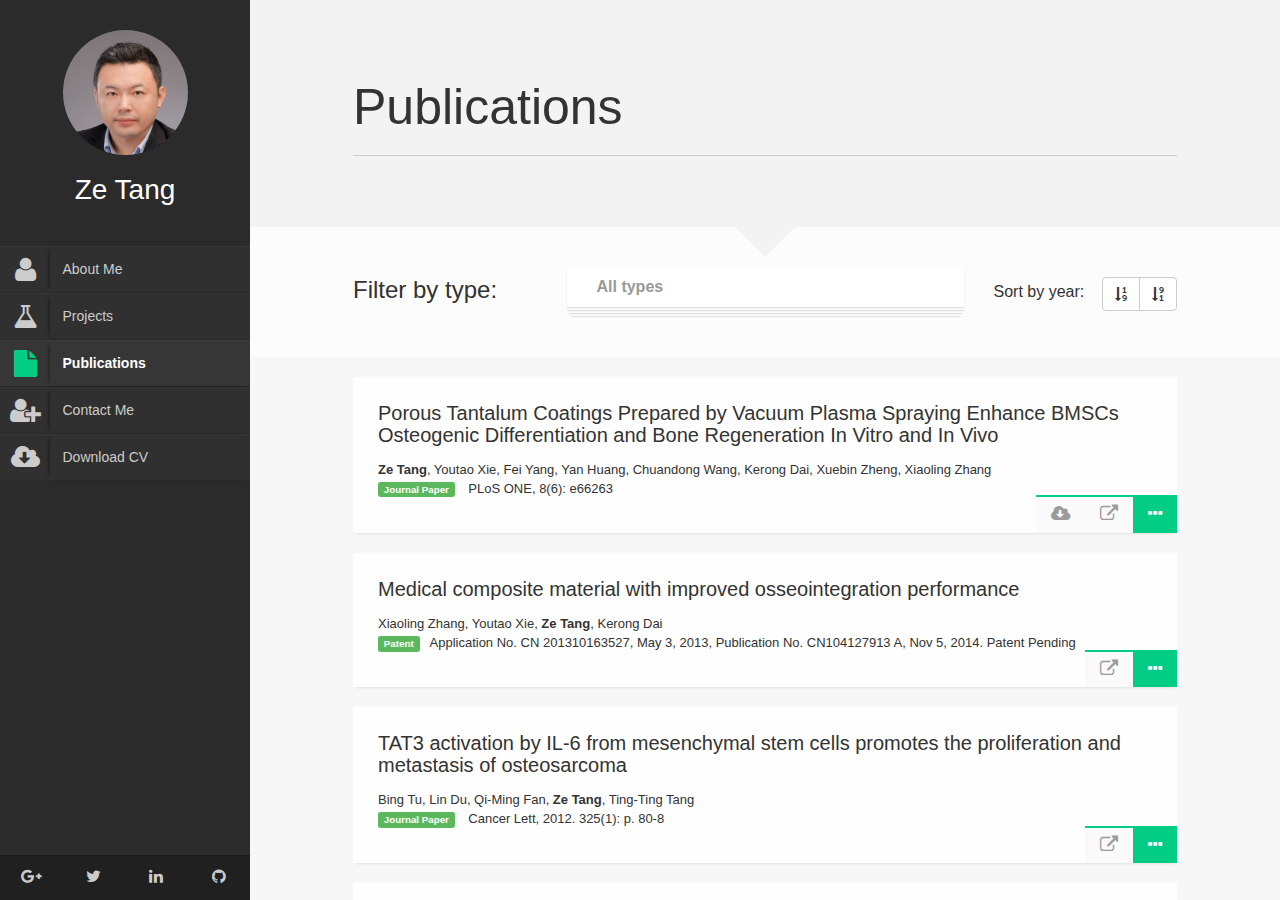
<file: Publications.html>
<!DOCTYPE html>
<html lang="en">
<head>
<title>Ze Tang - Publications</title>
<meta http-equiv="Content-Type" content="text/html; charset=UTF-8">
<meta name="author" content="Miaozhu Li and Ze Tang">
<meta name="viewport" content="width=device-width, initial-scale=1, maximum-scale=1">
<meta name="description" content="Ze Tang's Website" />
<meta name="keywords" content="Ze Tang" />
<link rel="shortcut icon" href="./favicon.ico">

<!--CSS styles-->
<link rel="stylesheet" href="css/bootstrap.css">
<link rel="stylesheet" href="css/font-awesome.min.css">
<link rel="stylesheet" href="css/perfect-scrollbar-0.4.5.min.css">
<link rel="stylesheet" href="css/magnific-popup.css">
<link rel="stylesheet" href="css/style.css">
<link id="theme-style" rel="stylesheet" href="css/styles/default.css">

<!--/CSS styles-->
<!--Javascript files-->
<script type="text/javascript" src="js/jquery-1.10.2.js"></script>
<script type="text/javascript" src="js/TweenMax.min.js"></script>
<script type="text/javascript" src="js/jquery.touchSwipe.min.js"></script>
<script type="text/javascript" src="js/jquery.carouFredSel-6.2.1-packed.js"></script>
<script type="text/javascript" src="js/modernizr.custom.63321.js"></script>
<script type="text/javascript" src="js/jquery.dropdownit.js"></script>
<script type="text/javascript" src="js/jquery.stellar.min.js"></script>
<script type="text/javascript" src="js/ScrollToPlugin.min.js"></script>
<script type="text/javascript" src="js/bootstrap.min.js"></script>
<script type="text/javascript" src="js/jquery.mixitup.min.js"></script>
<script type="text/javascript" src="js/masonry.min.js"></script>
<script type="text/javascript" src="js/perfect-scrollbar-0.4.5.with-mousewheel.min.js"></script>
<script type="text/javascript" src="js/magnific-popup.js"></script>
<script type="text/javascript" src="js/custom.js"></script>

<!--/Javascript files-->

</head>
<body>
<div id="wrapper"> <a href="#sidebar" class="mobilemenu"><i class="fa fa-bars"></i></a>
  <div id="sidebar">
    <div id="main-nav">
      <div id="nav-container">
        <div id="profile" class="clearfix">
          <div class="portrate hidden-xs"></div>
          <div class="title">
            <h2>Ze Tang</h2>
            <h3></h3>
          </div>
        </div>
        <ul id="navigation">
          <li> <a href="index.html">
            <div class="icon fa fa-user"></div>
            <div class="text">About Me</div>
            </a> </li>
          <li> <a href="Projects.html">
            <div class="icon fa fa-flask"></div>
            <div class="text">Projects</div>
            </a> </li>
          <li class="currentmenu"> <a href="Publications.html">
            <div class="icon fa fa-file"></div>
            <div class="text">Publications</div>
            </a> </li>
          <li> <a href="contact.html">
            <div class="icon fa fa-user-plus"></div>
            <div class="text">Contact Me</div>
            </a> </li>
          <li> <a href="ZeTANG.pdf">
            <div class="icon fa fa-cloud-download"></div>
            <div class="text">Download CV</div>
            </a> </li>
        </ul>
      </div>
    </div>
    <div class="social-icons">
      <ul>
        <li><a href="https://plus.google.com/+ZeTang"><i class="fa fa-google-plus"></i></a></li>
        <li><a href="https://twitter.com/hawktang"><i class="fa fa-twitter"></i></a></li>
        <li><a href="https://cn.linkedin.com/in/hawktang"><i class="fa fa-linkedin"></i></a></li>
        <li><a href="https://github.com/hawktang"><i class="fa fa-github"></i></a></li>
      </ul>
    </div>
  </div>
  <div id="main">
    <div id="publications" class="page">
      <div class="page-container">
        <div class="pageheader">
          <div class="headercontent">
            <div class="section-container">
              <h2 class="title">Publications</h2>
              <div class="row">
                <div class="col-md-12"> </div>
              </div>
            </div>
          </div>
        </div>
        <div class="pagecontents">
          <div class="section color-1" id="filters">
            <div class="section-container">
              <div class="row">
                <div class="col-md-3">
                  <h3>Filter by type:</h3>
                </div>
                <div class="col-md-6">
                  <select id="cd-dropdown" name="cd-dropdown" class="cd-select">
                    <option class="filter" value="all" selected>All types</option>
                    <option class="filter" value="jpaper">Jounal Papers</option>
                    <option class="filter" value="patent">Patents</option>
                    <!--<option class="filter" value="report">Oral Presentations</option>
                     <option class="filter" value="book">Books</option>
                    <option class="filter" value="tpaper">Technical Papers</option> -->
                  </select>
                </div>
                <div class="col-md-3" id="sort"> <span>Sort by year:</span>
                  <div class="btn-group pull-right">
                    <button type="button" data-sort="data-year" data-order="desc" class="sort btn btn-default"><i class="fa fa-sort-numeric-asc"></i></button>
                    <button type="button" data-sort="data-year" data-order="asc" class="sort btn btn-default"><i class="fa fa-sort-numeric-desc"></i></button>
                  </div>
                </div>
              </div>
            </div>
          </div>
          <div class="section color-2" id="pub-grid">
            <div class="section-container">
              <div class="row">
                <div class="col-md-12">
                  <div class="pitems">
                    <div class="item mix jpaper" data-year="2013">
                      <div class="pubmain">
                        <div class="pubassets"> <a href="#" class="pubcollapse"> <i class="icon fa fa-ellipsis-h"></i> </a> <a href="http://doi:10.1371/journal.pone.0066263" class="tooltips" title="External link" target="_blank"> <i class="icon fa fa-external-link"></i> </a> <a href="papers/journal.pone.0066263.pdf" class="tooltips" title="Download" target="_blank"> <i class="icon fa fa-cloud-download"></i> </a> </div>
                        <h4 class="pubtitle">Porous Tantalum Coatings Prepared by Vacuum Plasma Spraying Enhance BMSCs Osteogenic Differentiation and Bone Regeneration In Vitro and In Vivo</h4>
                        <div class="pubauthor"><strong>Ze Tang</strong>, Youtao Xie, Fei Yang, Yan Huang, Chuandong Wang, Kerong Dai, Xuebin Zheng, Xiaoling Zhang</div>
                        <div class="pubcite"><span class="label label-success">Journal Paper</span> PLoS ONE, 8(6): e66263</div>
                      </div>
                      <div class="pubdetails">
                        <h4>Abstract</h4>
                        <p>Tantalum, as a potential metallic implant biomaterial, is attracting more and more attention because of its excellent anticorrosion and biocompatibility. However, its significantly high elastic modulus and large mechanical incompatibility with bone tissue make it unsuitable for load-bearing implants. In this study, porous tantalum coatings were first successfully fabricated on titanium substrates by vacuum plasma spraying (VPS), which would exert the excellent biocompatibility of tantalum and alleviate the elastic modulus of tantalum for bone tissue. We evaluated cytocompatibility and osteogenesis activity of the porous tantalum coatings using human bone marrow stromal cells (hBMSCs) and its ability to repair rabbit femur bone defects. The morphology and actin cytoskeletons of hBMSCs were observed via electron microscopy and confocal, and the cell viability, proliferation and osteogenic differentiation potential of hBMSCs were examined quantitatively by PrestoBlue assay, Ki67 immunofluorescence assay, real-time PCR technology and ALP staining. For in vivo detection, the repaired femur were evaluated by histomorphology and double fluorescence labeling 3 months postoperation. Porous tantalum coating surfaces promoted hBMSCs adhesion, proliferation, osteogenesis activity and had better osseointegration and faster new bone formation rate than titanium coating control. Our observation suggested that the porous tantalum coatings had good biocompatibility and could enhance osseoinductivity in vitro and promote new bone formation in vivo. The porous tantalum coatings prepared by VPS is a promising strategy for bone regeneration.</p>
                      </div>
                    </div>
                    <div class="item mix patent" data-year="2013">
                      <div class="pubmain">
                        <div class="pubassets"> <a href="#" class="pubcollapse"> <i class="icon fa fa-ellipsis-h"></i> </a> <a href="https://www.google.com/patents/CN104127913A?cl=en" class="tooltips" title="External link" target="_blank"> <i class="icon fa fa-external-link"></i> </a> </div>
                        <h4 class="pubtitle">Medical composite material with improved osseointegration performance</h4>
                        <div class="pubauthor">Xiaoling Zhang, Youtao Xie, <strong>Ze Tang</strong>, Kerong Dai</div>
                        <div class="pubcite"><span class="label label-success">Patent</span>Application No. CN 201310163527, May 3, 2013, Publication No. CN104127913 A, Nov 5, 2014. Patent Pending</div>
                      </div>
                      <div class="pubdetails">
                        <h4>Abstract</h4>
                        <p>The invention provides a medical composite material with improved osseointegration performance. Specifically speaking, the medical composite material comprises a substrate and a coating which coats the substrate, wherein the coating is a Ta coating. The medical composite material has good mechanical performance and osseointegration performance, so the medical composite material is especially applicable to preparation of medical grafts and has wide application prospects.</p>
                      </div>
                    </div>
                    <div class="item mix jpaper" data-year="2012">
                      <div class="pubmain">
                        <div class="pubassets"> <a href="#" class="pubcollapse"> <i class="icon fa fa-ellipsis-h"></i> </a> <a href="http://dx.doi.org/10.1016/j.canlet.2012.06.006" class="tooltips" title="External link" target="_blank"> <i class="icon fa fa-external-link"></i> </a> </div>
                        <h4 class="pubtitle">TAT3 activation by IL-6 from mesenchymal stem cells promotes the proliferation and metastasis of osteosarcoma</h4>
                        <div class="pubauthor">Bing Tu, Lin Du, Qi-Ming Fan, <strong>Ze Tang</strong>, Ting-Ting Tang</div>
                        <div class="pubcite"><span class="label label-success">Journal Paper</span> Cancer Lett, 2012. 325(1): p. 80-8</div>
                      </div>
                      <div class="pubdetails">
                        <h4>Abstract</h4>
                        <p>We previously demonstrated that human mesenchymal stem cells (MSCs) promote the growth of osteosarcoma in the bone microenvironment. The aim of the present study was to further determine the effect of IL-6/STAT3 signaling on the progression of osteosarcoma. First, conditioned medium from MSCs was used to stimulate the growth of osteosarcoma cells (Saos-2) in vitro. We found that STAT3 was activated and that the activation could be blocked by an IL-6-neutralizing antibody. The inhibition of STAT3 in Saos-2 cells by siRNA or AG490 decreased cell proliferation, migration and invasion, down-regulated the mRNA expression of Cyclin D, Bcl-xL and Survivin and enhanced the apoptotic response. Furthermore, a nude mouse osteosarcoma model was established by injecting luciferase-labeled Saos-2 cells into the tibia, and the effect of STAT3 on tumor growth was determined by treating the mice with AG490. In vivo bioluminescence images showed that tumor growth was dramatically reduced in the AG490 group. In addition, STAT3 inhibition decreased the lung metastasis rate and prolonged the survival of these mice. After treatment with AG490, the protein levels of IL-6, p-STAT3 and PCNA were decreased, and the level of apoptosis in the tumor was increased. Altogether, these data indicate that MSCs in the bone microenvironment might promote the progression of osteosarcoma and protect tumor cells from drug-induced apoptosis through IL-6/STAT3 signaling.</p>
                      </div>
                    </div>
                    <div class="item mix jpaper" data-year="2010">
                      <div class="pubmain">
                        <div class="pubassets"> <a href="#" class="pubcollapse"> <i class="icon fa fa-ellipsis-h"></i> </a> <a href="http://dx.doi.org/10.1088/1748-6041/5/4/045005" class="tooltips" title="External link" target="_blank"> <i class="icon fa fa-external-link"></i> </a> </div>
                        <h4 class="pubtitle">Effects of magnesium alloys extracts on adult human bone marrow-derived stromal cell viability and osteogenic differentiation</h4>
                        <div class="pubauthor">Chunxi Yang, Guangyin Yuan, Jia Zhang, <strong>Ze Tang</strong>, Xiaoling Zhang, Kerong Dai</div>
                        <div class="pubcite"><span class="label label-success">Journal Paper</span> Biomed Mater, 2010. 5(4): p. 045005</div>
                      </div>
                      <div class="pubdetails">
                        <h4>Abstract</h4>
                        <p>In this study, adult human bone marrow-derived stromal cells (hBMSCs) were cultured in extracts of magnesium (Mg) and the Mg alloys AZ91D and NZ30K for 12 days. We studied the indirect effects of Mg alloys on hBMSC viability. Alkaline phosphatase activity and the expression of osteogenic differentiation marker genes were used to evaluate the effects of the Mg alloys on the osteogenic differentiation of hBMSCs. The results indicate that &lt;or=10 mM concentration of Mg in the extracts did not inhibit the viability and osteogenic differentiation of hBMSCs. However, the results suggest that the high pH of the extracts, which is a result of the rapid corrosion of Mg and the Mg alloys, is unfavorable to the viability and osteogenic differentiation of hBMSCs.</p>
                      </div>
                    </div>
                  </div>
                </div>
              </div>
            </div>
          </div>
        </div>
      </div>
    </div>
  </div>
</div>
</body>
</html>
</file>
<file: css/style.css>
/*border defult style*/
* {
  -webkit-box-sizing: border-box;
     -moz-box-sizing: border-box;
          box-sizing: border-box;
}

/* General styles
 **************************************************/
@font-face {
	font-family: 'Lato';
	font-style: normal;
	font-weight: 300;
	src: local('Lato Light'), local('Lato-Light'), url(http://themes.googleusercontent.com/static/fonts/lato/v6/KT3KS9Aol4WfR6Vas8kNcg.woff) format('woff');
}

@font-face {
	font-family: 'Lato';
	font-style: normal;
	font-weight: 400;
	src: local('Lato Regular'), local('Lato-Regular'), url(http://themes.googleusercontent.com/static/fonts/lato/v6/9k-RPmcnxYEPm8CNFsH2gg.woff) format('woff');
}

@font-face {
	font-family: 'Lato';
	font-style: normal;
	font-weight: 900;
	src: local('Lato Black'), local('Lato-Black'), url(http://themes.googleusercontent.com/static/fonts/lato/v6/BVtM30trf7q_jfqYeHfjtA.woff) format('woff');
}

@font-face {
	font-family: 'Lato';
	font-style: italic;
	font-weight: 400;
	src: local('Lato Italic'), local('Lato-Italic'), url(http://themes.googleusercontent.com/static/fonts/lato/v6/oUan5VrEkpzIazlUe5ieaA.woff) format('woff');
}

body {
	font-size: 16px;
	font-family: 'Lato', sans-serif;
	font-weight: 400;
	background: #4D4D4D;
}

a,a:hover,a:focus {
	text-decoration: none;
	outline: 0;
}

.detail{
	font-weight: 300;
	font-size: 14px;
	text-indent: 10px;
}

.hl1{
	font-size: 16px;
	font-family: "Lato", Helvetica, Arial, sans-serif;
	font-weight: 400;
	color: #777;
}
.hl2{
	font-size: 20px;
	font-family: "Lato", Helvetica, Arial, sans-serif;
	font-weight: 400;
}
.hl3{
	font-size: 22px;
	font-family: "Lato", Helvetica, Arial, sans-serif;
	font-weight: 400;
}
.hl4{
	font-size: 24px;
	font-family: "Lato", Helvetica, Arial, sans-serif;
	font-weight: 400;
}
.hl5{
	font-size: 26px;
	font-family: "Lato", Helvetica, Arial, sans-serif;
	font-weight: 400;
}
.hl6{
	font-size: 28px;
	font-family: "Lato", Helvetica, Arial, sans-serif;
	font-weight: 400;
}
.hl7{
	font-size: 30px;
	font-family: "Lato", Helvetica, Arial, sans-serif;
	font-weight: 400;
}

/* mobile menu
 **************************************************/
.mobilemenu {
	position: fixed;
	top: 0px;
	left: 0;
	right: 0;
	z-index: 1002;
	font-size: 30px;
	padding: 2px 10px;
	background: #2b2b2b;
	display: block;
	width: 50px;
	height: 50px;
	color: #fff;
	display: none;
}

.mobilemenu:hover,.mobilemenu:focus {
	color: #fff;
}

/* layout
 **************************************************/
#main-nav {
	text-align: left;
	vertical-align: top;
	-webkit-user-select: none;
	-moz-user-select: none;
	-ms-user-select: none;
	user-select: none;
	width: 250px;
	background: #2b2b2b;
	position: absolute;
	left: 0;
	top: 0;
	bottom: 45px;
	overflow: hidden;
}

#main {
	position: absolute;
	left: 250px;
	right: 0;
	top: 0;
	bottom: 0;
	background: #fefefe;
	overflow: hidden;
}

.page {
	overflow: auto;
	position: absolute;
	top: 0;
	left: 0px;
	bottom: 0;
	width: 100%;
	background-color: #f7f7f7;
}

.home {
	left: 0px;
	z-index: 0;
	width: 100%;
}

#overlay {
	position: absolute;
	top: 0;
	left: 0px;
	bottom: 0;
	right: 0px;
	background-color: #000;
	-ms-filter: "progid:DXImageTransform.Microsoft.Alpha(Opacity=25)";
	filter: alpha(opacity=25);
	opacity: 0.25;
	display: none;
	z-index: 300;
	cursor: crosshair;
	cursor: url(../img/pointer.png), auto;
}

#runner {
	position: absolute;
	width: 30px;
	height: 20px;
	color: #fff;
	font-size: 20px;
	z-index: 2000;
}

.currentpage {
	-webkit-box-shadow: -2px 0 4px -2px rgba(0,0,0,.25);
	box-shadow: -2px 0 4px -2px rgba(0,0,0,.25);
}

/* sidebar
 **************************************************/
#nav-container {
	position: relative;
	padding-bottom: 75px;
	bottom: 0;
	height: 100%;
}

#profile {
	text-align: center;
	padding: 30px 10px;
	position: relative;
}

#profile .portrate {
	background-image: url("../img/personal/ze.jpg");
	width: 125px;
	margin: 0 auto;
	height: 125px;
	border-radius: 50%;

	-webkit-background-size: cover;
	-moz-background-size: cover;
	background-size: cover;
}

#profile .title h2 {
	font-size: 28px;
	font-weight: 300;
	color: #fff;
	margin: 20px 0 10px 0;
}

#profile .title h3 {
	font-size: 18px;
	font-weight: 300;
	color: #aaa;
	margin: 0px 0 10px 0;
}

ul#navigation {
	padding: 0;
	margin: 0;
}

ul#navigation li {
	display: block;
	float: none;
	clear: both;
	background: #303030;
	border-top: 1px solid #373737;
	border-bottom: 1px solid #2B2B2B;

	-webkit-transition: background 0.5s;
	-moz-transition: background 0.5s;
	-o-transition: background 0.5s;
	-ms-transition: background 0.5s;
	transition: background 0.5s;
}

ul#navigation li a {
	color: #ccc;
	font-size: 14px;
}

ul#navigation li:hover,ul#navigation li:focus {
	background: #363636;
}

ul#navigation li:hover a,ul#navigation li:focus a {
	color: #f7f7f7;
}

ul#navigation .currentmenu {
	font-weight: bold;
}

ul#navigation li.currentmenu a {
	color: #fff;
}

/*ul#navigation li.external:hover .icon, ul#navigation li.currentmenu .icon{
	color: #03cc85;
}*/

ul#navigation li.currentmenu {
	background: #363636;
	border-top: 1px solid #3d3d3d;
	border-bottom: 1px solid #252525;
}


ul#navigation li .text {
	padding-left: 5%;
	margin-left: 50px;
	line-height: 45px;

	-webkit-box-shadow: -3px 0 5px -4px #000;
	box-shadow: -3px 0 5px -4px #000;
}

ul#navigation li .icon {
	float: left;
	line-height: 45px;
	width: 50px;
	text-align: center;
	font-size: 27px;
}

.social-icons {
	position: absolute;
	bottom: 0;
	left: 0;
	width: 100%;
	background: #202020;
	border-top: 1px solid #1A1A1A;
	width: 250px;
	z-index: 2;
	height: 45px;
}

.social-icons ul {
	padding: 0;
	margin: 0;
	list-style: none;
}

.social-icons li {
	float: left;
	width: 25%;
	padding: 10px;
	text-align: center;
}

.social-icons a {
	color: #ccc;
}

.social-icons a:hover,.social-icons a:focus {
	color: #fff;
}

.social-icons i {
	font-size: 16px;
}

/* page specifics
 **************************************************/
.page-container {
	position: relative;
}

.pageheader {
	background: #f3f3f3;
	position: relative;
	padding: 60px 0 45px 0;
}

.pageheader:after {
	top: 100%;
	border: solid transparent;
	content: " ";
	height: 0;
	width: 0;
	position: absolute;
	pointer-events: none;
	border-color: rgba(8, 4, 13, 0);
	border-top-color: #f3f3f3;
	border-width: 30px;
	left: 50%;
	margin-left: -30px;
	z-index: 1;
}

.headercontent .title {
	font-size: 50px;
	margin-bottom: 25px;
	border-bottom: 1px solid #ccc;
	padding: 0 0 20px 0;
}

.headercontent .subtitle {
	border-bottom: 1px solid #ccc;
	margin: 0 0 10px 0;
	padding: 5px 0;
}

.headercontent .subtitle h3 {
	margin: 0;
	padding: 0;
}

.page .section {
	padding: 70px 0;
	position: relative;
}

.section-container {
	padding: 0 10%;
}

.color-1 {
	background: #fcfcfc;
}

.color-2 {
	background: #f7f7f7;
}

.color-3 {
	background: #2c2c2d;
	color: #fff;
}

.color-4 {
	background: #000;
}

.section .title {
	border-bottom: 1px solid #ccc;
	margin: 0 0 30px 0;
	padding: 20px 0;
}

.section .title h3 {
	padding: 0;
	margin: 0;
	font-size: 26px;
}


.biothumb{position: relative;}
.biothumb .overlay{
	position: absolute;
	width: 100%;
	color:#fff;
	bottom: 0;
	background-color: black;
	background-color: rgba(0,0,0,0.5);
	padding:25px;
}
.biothumb .overlay h1{
	font-size: 45px;
}


/*************************************************
 *  uls
 **************************************************/
.ul-bolded li {
	font-weight: bold;
}

.ul-boxed li {
	padding: 7px;
	background-color: #FdFdFd;
	margin-bottom: 10px;
	-webkit-box-shadow: 0px 3px 3px -3px #ccc;
	box-shadow: 0px 3px 3px -3px #ccc;
	border-radius: 2px;
	border-left: 5px solid;
}

/* ul-card
 **************************************************/
ul.ul-card {
	padding: 0;
	margin: 0;
	list-style: none;
}

ul.ul-card li {
	position: relative;
	padding: 50px 15px 20px 15px;
	background-color: #fff;
	margin-bottom: 15px;
	-webkit-box-shadow: 0px 3px 3px -3px #ccc;
	box-shadow: 0px 3px 3px -3px #ccc;
	border-radius: 3px;
	margin-left: 10px;
	color: #333;
}

ul.ul-card li .dy {
	position: absolute;
	top: 10px;
	left: -10px;
	border-radius: 0px;
	padding: 0;
	color: white;
}

ul.ul-card li .dy span {
	padding: 7px 10px;
	line-height: 30px;
	margin: 0;
}

/*ul.ul-card li .dy .degree {
	background-color: #03bb7a;
}*/

ul.ul-card li .dy .year {
	/*background-color: #03cc85;*/
	-webkit-box-shadow: -3px 0px 7px -3px rgba(68, 68, 68, 0.5);
	box-shadow: -3px 0px 7px -3px rgba(68, 68, 68, 0.5);
	margin-left: -3px !important;
}



/* ul-dates
 **************************************************/
ul.ul-dates,ul.ul-dates-gray {
	margin: 0;
	padding: 0;
	list-style: none;
}

ul.ul-dates li,ul.ul-dates-gray li {
	margin-bottom: 15px; /*margin-left:  20px;
	*/
}

ul.ul-dates div.dates,ul.ul-dates-gray div.dates {
	float: left;
	width: 75px;
}

ul.ul-dates div.dates span,ul.ul-dates-gray div.dates span {
	/*background-color: #03cc85;*/
	padding: 6px;
	display: block;
	text-align: center;
	color: #fff;
	position: relative;
}

ul.ul-dates-gray div.dates span {
	background-color: #BBBBBB;
}

/*ul.ul-dates div.dates span:last-child {
	background-color: #03bb7a;
}*/

ul.ul-dates-gray div.dates span:last-child {
	background-color: #979797;
}

ul.ul-dates-gray div.dates span:first-child,ul.ul-dates div.dates span:first-child {
	-webkit-box-shadow: 0px 2px 6px -3px rgba(68, 68, 68, 0.5);
	box-shadow: 0px 2px 6px -3px rgba(68, 68, 68, 0.5);
	z-index: 3;
	position: relative;
}

ul.ul-dates div.content,ul.ul-dates-gray div.content {
	margin-left: 90px;
	min-height: 70px;
	padding-top: 10px;
}

ul.ul-dates div.content h4,ul.ul-dates-gray div.content h4 {
	font-weight: 400;
	font-size: 16px;
	margin-top: 0;
}

ul.ul-dates div.content p,ul.ul-dates-gray div.content p {
	font-size: 13px;
}

/* ul-timeline
 **************************************************/
ul.timeline {
	border-left: 8px solid #FFF;
	list-style: none;
	padding: 1px 0;
	margin-left: 100px;
}

ul.timeline li .date {
	float: left;
	padding: 10px 15px 10px 10px;
	margin-top: 10px;
	margin-left: -115px;
	font-size: 15px;
	width: 110px;
	text-align: center;
	/*background: #03cc85;*/
	color: #fff;
}

/*ul.timeline li.open .data {
	background: #03bb7a;
}*/

ul.timeline li .circle {
	float: left;
	margin: 20px 0;
	margin-left: -14px;
	width: 20px;
	height: 20px;
	border: 4px solid #FFFFFF;
	border-radius: 50%;
	background-color: #d5d5d5;
}

ul.timeline li.open .circle {
	/*background-color: #03bb7a;*/
	-webkit-box-shadow: 0px 2px 6px -3px rgba(68, 68, 68, 0.5);
	box-shadow: 0px 2px 6px -3px rgba(68, 68, 68, 0.5);
}

ul.timeline li .data {
	background: #fdfdfd;
	margin: 10px 0px 10px 20px;
	border-left: 10px solid;
	padding: 18px 20px;
	font-size: 16px;

	-webkit-box-shadow: 0px 3px 3px -3px #ccc;
	box-shadow: 0px 3px 3px -3px #ccc;
	border-radius: 3px;
}

ul.timeline li.open .data {
	/*border-color: #03bb7a;*/
	background: #fff;
}

ul.timeline li .data .subject {
	cursor: pointer;
	color: #777;
	font-size: 18px;
}

ul.timeline li .data .text {
	display: none;
	margin-top: 15px;
	font-size: 14px;
}

/* ul-withdetails
 **************************************************/
.ul-withdetails {
	list-style: none;
	padding: 0;
}

.ul-withdetails li {
	background-color: #FdFdFd;
	margin-bottom: 15px;

	-webkit-box-shadow: 0px 3px 3px -3px #ccc;
	box-shadow: 0px 3px 3px -3px #ccc;
	border-radius: 3px;
}

.ul-withdetails li .image {
	position: relative;
	overflow: hidden;
}

.ul-withdetails li .imageoverlay {
	position: absolute;
	top: 0;
	left: -100%;
	width: 100%;
	height: 100%;
	/*background: #03cc85;*/
	cursor: pointer;
	-ms-filter: "progid:DXImageTransform.Microsoft.Alpha(Opacity=70)";
	filter: alpha(opacity=70);
	opacity: 0.7;
}

.ul-withdetails li .imageoverlay i {
	color: #fff;
	position: absolute;
	top: 40%;
	left: 45%;
	font-size: 30px;
}

.ul-withdetails li .meta {
	overflow: hidden;
	padding: 10px;
	cursor: pointer;
}

.ul-withdetails li .details {
	display: none;
	padding: 20px;
	background: #fff;

	-webkit-box-shadow: inset 0px 3px 5px -3px #ccc;
	box-shadow: inset 0px 3px 5px -3px #ccc;
}

/*************************************************
 * lab partnerts
 **************************************************/
#labp-heads-wrap {
	/*background-color: #03bb7a;*/
	position: relative;
	height: 180px;
}

#labp-heads-wrap:after {
	top: 100%;
	border: solid transparent;
	content: " ";
	height: 0;
	width: 0;
	position: absolute;
	pointer-events: none;
	border-color: rgba(247, 103, 103, 0);
	/*border-top-color: #03bb7a;*/
	border-width: 15px;
	left: 50%;
	margin-left: -15px;
}

#lab-carousel {
	width: 100%;
	height: 200px;
	position: absolute;
	top: 0;
	left: 0;
}

#lab-carousel div {
	float: left;
	width: 100px;
	height: 100px;
}

#lab-carousel img {
	border: none;
	position: relative;

	-webkit-box-shadow: 0 0 10px #000;
	box-shadow: 0 0 10px #000;
}

.caroufredsel_wrapper {
	margin-top: -10px !important;
	padding-top: 20px !important;
	padding-bottom: 20px !important;
}

#labp-heads-wrap #next,#labp-heads-wrap #prev {
	position: absolute;
	top: 0;
	height: 100%;
	line-height: 180px;
	padding: 0 10px;
	color: #f7f7f7;
	font-size: 30px;
	z-index: 4;
}

#labp-heads-wrap #next {
	right: 0;
}

#labp-heads-wrap #prev {
	left: 0;
}

#labp-heads-wrap #prev.disabled,#labp-heads-wrap #next.disabled {
	color: #ccc;
	cursor: default;
}

#lab-details {
	background-color: #fff;
	padding: 20px;
	padding-top: 40px;
	text-align: center;
	min-height: 150px;

	-webkit-box-shadow: 0px 3px 3px -3px #ccc;
	box-shadow: 0px 3px 3px -3px #ccc;
	border-radius: 2px;
}

#lab-details div {
	display: none;
}

#lab-details h3 {
	margin-top: 0;
}

/* filter dropdowns
 **************************************************/
#filters,.filters,#pub-grid {
	padding: 20px 0 30px 0 !important;
}

#filters h3,.filters h3,div#sort {
	margin-top: 30px;
}

#sort span {
	line-height: 30px;
}

.stuck {
	position: fixed !important;
	z-index: 1001;
	top: 0;
	right: 0;

	-webkit-box-shadow: 0px 2px 4px 0px #cecece;
	box-shadow: 0px 2px 4px 0px #cecece;
}

.cd-dropdown,.cd-select {
	position: relative;
	margin: 20px auto;
	display: block;
}

.cd-dropdown > span {
	width: 100%;
	height: 40px;
	line-height: 40px;
	color: #999;
	font-weight: 700;
	font-size: 16px;
	background: #fff;
	display: block;
	padding: 0 10px 0 30px;
	position: relative;
	cursor: pointer;
}

.cd-dropdown > span:after {
	content: '';
	position: absolute;
	right: 0px;
	top: 0px;
	width: 50px;
	text-align: center;
	font-size: 12px;
	padding: 8px;
	height: 70%;
	line-height: 24px;
}

.cd-dropdown.cd-active > span:after {
	content: '';
}

.cd-dropdown ul {
	list-style-type: none;
	margin: 0;
	padding: 0;
	display: block;
	position: relative;
}

.cd-dropdown > span,.cd-dropdown ul li:nth-last-child(-n+3) span {
	-webkit-box-shadow: 0 1px 1px rgba(0,0,0,0.1);
	box-shadow: 0 1px 1px rgba(0,0,0,0.1);
}

.cd-dropdown ul {
	position: absolute;
	top: 0px;
	width: 100%;
}

.cd-dropdown ul li {
	position: absolute;
	width: 100%;
}

/*.cd-active.cd-dropdown > span {
	color: #03cc85;
}*/

.cd-active.cd-dropdown > span,.cd-active.cd-dropdown ul li span {
	-webkit-box-shadow: 0 1px 1px rgba(0,0,0,0.1);
	box-shadow: 0 1px 1px rgba(0,0,0,0.1);
}

.cd-active.cd-dropdown ul li span {
	-webkit-transition: all 0.2s linear 0s;
	-moz-transition: all 0.2s linear 0s;
	-o-transition: all 0.2s linear 0s;
	-ms-transition: all 0.2s linear 0s;
	transition: all 0.2s linear 0s;
}

.cd-active.cd-dropdown ul li span:hover {
	/*background: #03cc85;*/
	color: #fff;
}

.cd-dropdown ul li span {
	width: 100%;
	background: #fafafa;
	line-height: 40px;
	padding: 0 10px 0 30px;
	display: block;
	color: #bcbcbc;
	cursor: pointer;
	font-weight: 700;
}

/* publications
 **************************************************/
#pub-grid .mix {
	-ms-filter: "progid:DXImageTransform.Microsoft.Alpha(Opacity=0)";
	filter: alpha(opacity=0);
	opacity: 0;
	display: none;
}

.pitems .item {
	margin-bottom: 20px;
	width: 100%;
}

.pitems .pubmain {
	background: #fefefe;
	padding: 25px 25px 35px 25px;
	min-height: 130px;
	position: relative;

	-webkit-box-shadow: 0px 3px 3px -3px #ccc;
	box-shadow: 0px 3px 3px -3px #ccc;
	cursor: pointer;
}

.pitems .pubtitle {
	margin: 0;
	padding: 0 0 15px 0;
	font-size: 20px;
	font-weight: 300;
}

.pitems .pubmain div {
	font-size: small;
}

.pitems .pubmain .label {
	margin-right: 10px;
}

.pitems .pubmain .pubassets {
	position: absolute;
	bottom: 0;
	right: 0;
	background: #fafafa;
	text-align: center;
	border-top: 2px solid;
}

.pitems .pubmain .pubassets a {
	color: #9b9b9b;
	padding: 5px 15px;
	float: right;
	font-size: 18px;
}

.pitems .pubmain .pubassets a:hover,.pitems .pubmain .pubassets a:focus,.pitems .pubmain .pubassets a.pubcollapse {
	/*background: #03cc85;*/
	color: #fff;
}

.pitems .pubdetails {
	background: #fff;
	padding: 25px;
	display: none;
}

/* Gallery
 **************************************************/
#gallery-header {
	_color: #f7f7f7;
}

#gallery-header h2 {
	font-size: 50px;
	text-align: center;
}

#gallery-large {
	_background: #303030;
	padding-top: 20px;
}

ul.grid {
	max-width: 69em;
	list-style: none;
	margin: 30px auto;
	padding: 0;
}

ul.grid li {
	display: block;
	float: left;
	padding: 15px;
	width: 33%;
}

@media screen and (max-width: 900px) {
	ul.grid li {
		width: 50%;
	}

}

@media screen and (max-width: 400px) {
	ul.grid li {
		width: 100%;
	}

}

ul.grid li >div {
	-webkit-box-shadow: 0 0 8px -1px #000;
	box-shadow: 0 0 8px -1px #000;
	overflow: hidden;
	position: relative;
}

ul.grid li .over {
	position: absolute;
	bottom: -100%;
	width: 102%;
	right: -1%;
	left: -1%;
	color: #fff;
}

ul.grid li .comein {
	position: relative;
	z-index: 1;
	padding: 15px;
	height: 100%;
}

ul.grid li .comein i {
	display: block;
	width: 60px;
	height: 60px;
	position: absolute;
	top: 50%;
	margin-top: -30px;
	left: 50%;
	margin-left: -30px;
	font-size: 22px;
	color: #FFF;

	-webkit-box-shadow: 0 0 60px #fff;
	box-shadow: 0 0 60px #fff;
	border: 1px solid #fff;
	text-align: center;
	padding-top: 17px;
	border-radius: 50%;
}

ul.grid li .comein-bg {
	-khtml-opacity: .70;
	-moz-opacity: .70;
	-ms-filter: ”alpha(opacity=70)”;
	filter: progid:DXImageTransform.Microsoft.Alpha(opacity=0.7);
	filter: alpha(opacity=70);
	opacity: .70;
	position: absolute;
	top: 0;
	bottom: 0;
	right: 0;
	left: 0;
	background: #000;
	z-index: -1;
}

ul.grid li a,ul.grid li img {
	outline: none;
	border: none;
	display: block;
	max-width: 100%;
}

/* at start */
.my-mfp-slide-bottom .mfp-content {
	-ms-filter: "progid:DXImageTransform.Microsoft.Alpha(Opacity=0)";
	filter: alpha(opacity=0);
	opacity: 0;

	-webkit-transition: all 0.7s ease-out;
	-moz-transition: all 0.7s ease-out;
	-o-transition: all 0.7s ease-out;
	-ms-transition: all 0.7s ease-out;
	transition: all 0.7s ease-out;

	-webkit-transform: translateY(-20px) perspective( 600px ) rotateX( 10deg );
	-moz-transform: translateY(-20px) perspective( 600px ) rotateX( 10deg );
	-o-transform: translateY(-20px) perspective( 600px ) rotateX( 10deg );
	-ms-transform: translateY(-20px) perspective( 600px ) rotateX( 10deg );
	transform: translateY(-20px) perspective( 600px ) rotateX( 10deg );
}

/* animate in */
.my-mfp-slide-bottom.mfp-ready .mfp-content {
	-ms-filter: "progid:DXImageTransform.Microsoft.Alpha(Opacity=100)";
	filter: alpha(opacity=100);
	opacity: 1;

	-webkit-transform: translateY(0) perspective( 600px ) rotateX( 0 );
	-moz-transform: translateY(0) perspective( 600px ) rotateX( 0 );
	-o-transform: translateY(0) perspective( 600px ) rotateX( 0 );
	-ms-transform: translateY(0) perspective( 600px ) rotateX( 0 );
	transform: translateY(0) perspective( 600px ) rotateX( 0 );
}

/* animate out */
.my-mfp-slide-bottom.mfp-removing .mfp-content {
	-ms-filter: "progid:DXImageTransform.Microsoft.Alpha(Opacity=0)";
	filter: alpha(opacity=0);
	opacity: 0;

	-webkit-transform: translateY(-10px) perspective( 600px ) rotateX( 10deg );
	-moz-transform: translateY(-10px) perspective( 600px ) rotateX( 10deg );
	-o-transform: translateY(-10px) perspective( 600px ) rotateX( 10deg );
	-ms-transform: translateY(-10px) perspective( 600px ) rotateX( 10deg );
	transform: translateY(-10px) perspective( 600px ) rotateX( 10deg );
}

/* Dark overlay, start state */
.my-mfp-slide-bottom.mfp-bg {
	-ms-filter: "progid:DXImageTransform.Microsoft.Alpha(Opacity=0)";
	filter: alpha(opacity=0);
	opacity: 0;

	-webkit-transition: opacity 0.3s ease-out;
	-moz-transition: opacity 0.3s ease-out;
	-o-transition: opacity 0.3s ease-out;
	-ms-transition: opacity 0.3s ease-out;
	transition: opacity 0.3s ease-out;
}

/* animate in */
.my-mfp-slide-bottom.mfp-ready.mfp-bg {
	-ms-filter: "progid:DXImageTransform.Microsoft.Alpha(Opacity=80)";
	filter: alpha(opacity=80);
	opacity: 0.8;
}

/* animate out */
.my-mfp-slide-bottom.mfp-removing.mfp-bg {
	-ms-filter: "progid:DXImageTransform.Microsoft.Alpha(Opacity=0)";
	filter: alpha(opacity=0);
	opacity: 0;
}

/* contact
 **************************************************/
.contact-office {
	background: #fff url('../img/contact-bg-1.png') no-repeat;
}

.contact-lab {
	background: #fff url('../img/contact-bg-2.png') no-repeat;
	color: #fff;
}

/*.contact-office .icon-huge, .contact-lab .icon-huge{
	color: #03cc85;
}*/


.icon-huge {
	font-size: 170px;
	text-align: center;
	-ms-filter: "progid:DXImageTransform.Microsoft.Alpha(Opacity=30)";
	filter: alpha(opacity=30);
	opacity: 0.3;
	display: block;
	padding-top: 30px;
}

@media (max-width: 500px) {
	ul.timeline {
		margin: 0;
		border-left: none;
	}

	ul.timeline .circle {
		display: none;
	}

	ul.timeline .data {
		margin: 0 !important;
		margin-bottom: 10px !important;
		padding-top: 65px !important;
	}

	ul.timeline .date {
		margin-left: 0 !important;
	}

}

@media (max-width: 991px) {
	.mobilemenu {
		display: block;
	}

	.social-icons,#main-nav {
		left: -250px;
		z-index: 3;
	}

	#main {
		left: 0;
	}

}
</file>
<file: css/styles/default.css>
ul#navigation li.external:hover .icon, ul#navigation li.currentmenu .icon{
	color: #03cc85;
}
.ul-boxed li {
	border-left-color:#03cc85;
}
ul.ul-card li .dy .year {
	background-color: #03cc85;
}
ul.ul-dates div.dates span {
	background-color: #03cc85;
}
ul.timeline li .date {
	background: #03cc85;
}
ul.timeline li .data {
	border-left-color: #03cc85;
}
.ul-withdetails li .imageoverlay {
	background: #03cc85;
}
.cd-active.cd-dropdown > span {
	color: #03cc85;
}
.cd-active.cd-dropdown ul li span:hover {
	background: #03cc85;
}
.pitems .pubmain .pubassets {
	border-top-color:#03cc85;
}
.pitems .pubmain .pubassets a:hover,.pitems .pubmain .pubassets a:focus,.pitems .pubmain .pubassets a.pubcollapse {
	background: #03cc85;
}
.contact-office .icon-huge, .contact-lab .icon-huge {
	color: #03cc85;
}

/* secondary color */
ul.ul-card li .dy .degree {
	background-color: #03bb7a;
}
ul.ul-dates div.dates span:last-child {
	background-color: #03bb7a;
}
ul.timeline li.open .circle {
	background-color: #03bb7a;
}
ul.timeline li.open .data {
	border-color: #03bb7a;
}
#labp-heads-wrap {
	background-color: #03bb7a;
}
#labp-heads-wrap:after{
	border-top-color: #03bb7a;
}
</file>
